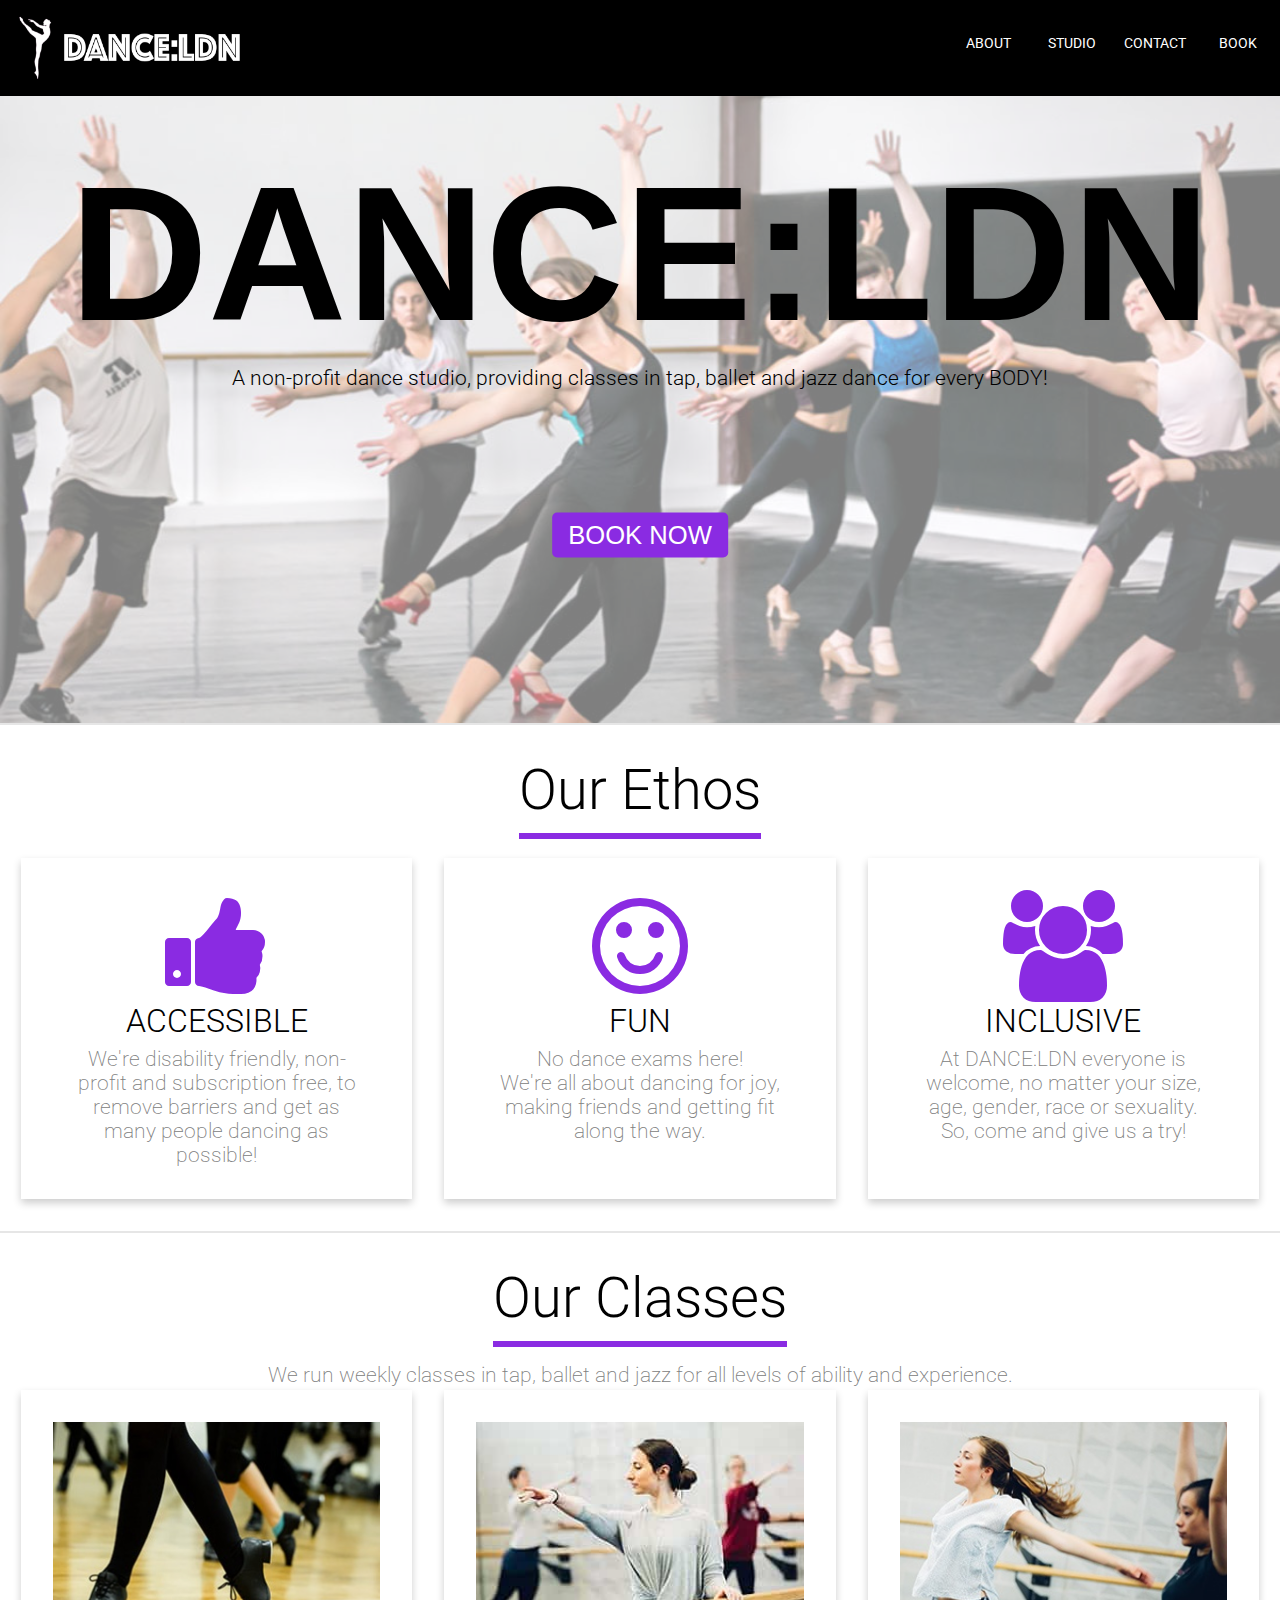
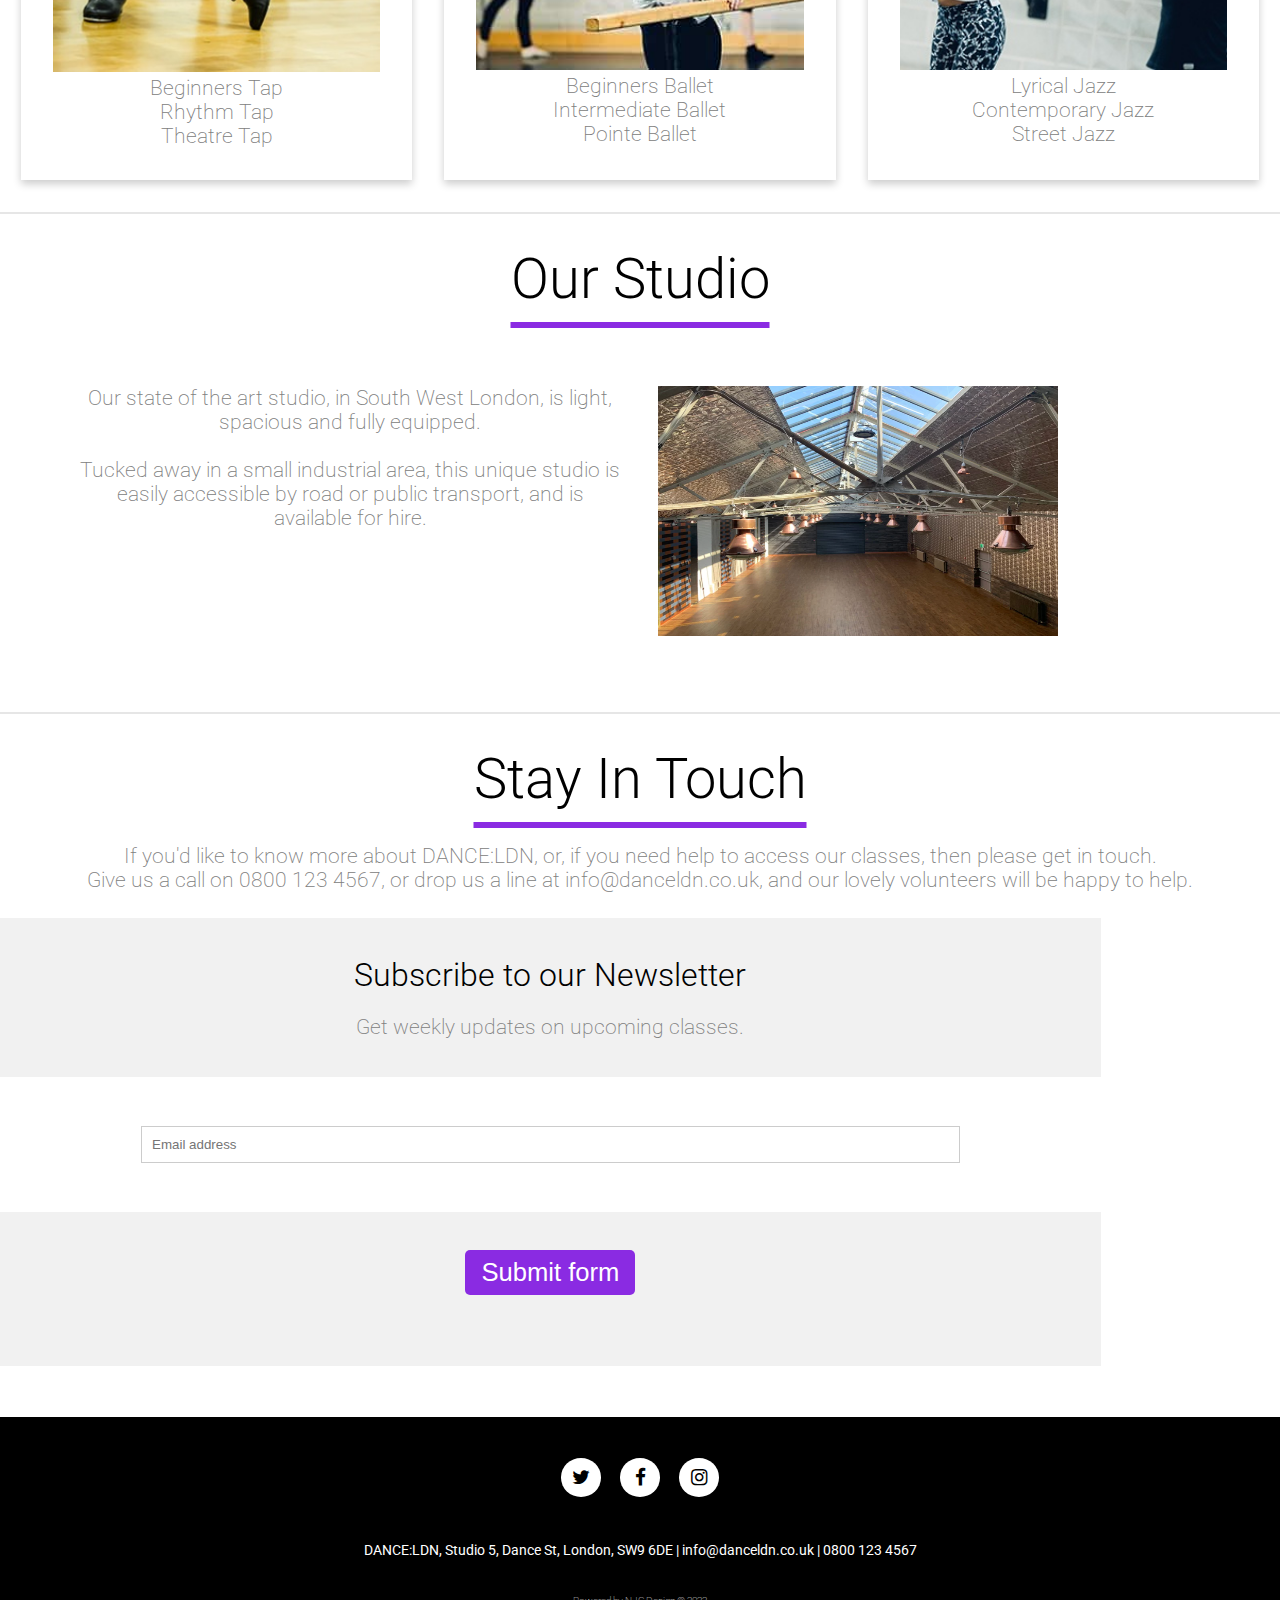
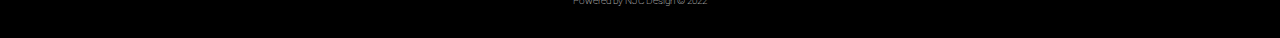
<file: index.html>
<!-- WHAT WENT RIGHT
- styling CSS
- HTML semantic layout
- links
-->
<!-- WHERE I STRUGGLED
- split navbar without bootstrap (solved by using flex box in parent ul element, so that float right didn't reverse the order of my navbar links)
- couldn't fix position of navbar, tried changig z index but it still made navbar see through
- didn't have time to do JavaScript buttons
- designed for laptop screen first and had trouble making it responsive (mobile first next time!!!)
- dropdown navbar without bootstrap (solved with JavaScript adding reponsive class and changing display to block)
- making buttons round (solved by reducing width)
- not accepting empty form (solved by required attribute)
- social media links aren't central
-->
<!-- WHAT I'VE LEARNT
- better understanding of box-model
- understand what float right does
- better understanding od cascading styles
- better understanding of JavaScript logic and event listeners
- font awesome!
- HTML elements
- bootstrap
- forms
- tables 
- mobile first responsive design
-->

<!DOCTYPE html>
<html lang="en">
<head>
    <meta charset="UTF-8">
    <meta http-equiv="X-UA-Compatible" content="IE=edge">
    <meta name="viewport" content="width=device-width, initial-scale=1.0">
    <title>DANCE:LDN</title>
    <link rel="preconnect" href="https://fonts.googleapis.com">
    <link rel="preconnect" href="https://fonts.gstatic.com" crossorigin>
    <link href="https://fonts.googleapis.com/css2?family=Roboto:wght@100;300;400;500;700;900&display=swap" rel="stylesheet">
    <link rel="stylesheet" href="https://cdn.jsdelivr.net/npm/bootstrap@5.1.3/dist/css/bootstrap.min.css" 
    integrity="sha384-1BmE4kWBq78iYhFldvKuhfTAU6auU8tT94WrHftjDbrCEXSU1oBoqyl2QvZ6jIW3" crossorigin="anonymous">
    <link rel="stylesheet" href="https://cdnjs.cloudflare.com/ajax/libs/font-awesome/4.7.0/css/font-awesome.min.css">
    <link rel="stylesheet" href="style.css" type="text/css">
</head>

<body>

    <header>

        <!-- Top Navbar -->
        <nav>

            <div>
                <a class="brand" href="./index.html"><img src="./images/DanceLdnLogo.png" 
                    alt="DANCE:LDN logo" height="65px" width="250px"></a>
            </div>  

            <div class="topnav" id="myTopnav">
                <ul>
                    <li><a href="#about"> ABOUT </a></li>
                    <li><a href="./studio.html"> STUDIO </a></li>
                    <li><a href="#contact"> CONTACT </a></li>
                    <li><a href="./book.html"> BOOK </a></li>
                    <li><a href="javascript:void(0);" class="icon" onclick="myFunction()">
                    <span class="fa fa-bars" aria-hidden="true"></span></a></li>
                </ul>
            </div>

        </nav>

    </header>

    <main>

        <!-- Landing Image and CTA Button -->
        <div class="landingContainer">
            <img src="./images/LandingImage.jpeg" alt="Dance Class">
            <h1> DANCE:LDN </h1>
            <h2> A non-profit dance studio, providing classes in tap, ballet and jazz 
                dance for every BODY! </h2>
            <a href="./book.html"><button class="btn"> BOOK NOW </button></a>
        </div>

        <!-- About Us -->
        <section id="about">

            <div>
                <h2 class="subtitle"> Our Ethos </h2>
            </div>

            <div class="row">

                <div class="column">
                    <div class="card">
                        <span class="fa fa-thumbs-up" aria-hidden="true"></span>
                        <br>
                        <h2 class="heading"> ACCESSIBLE </h2>
                        <p class="text"> We're disability friendly, non-profit and subscription 
                            free, to remove barriers and get as many people dancing as possible! </p>
                    </div>
                </div>

                <div class="column">
                    <div class="card">
                        <span class="fa fa-smile-o" aria-hidden="true"></span>
                        <br>
                        <h2 class="heading"> FUN </h2>
                        <p class="text"> No dance exams here! <br> We're all about dancing for joy, 
                            making friends and getting fit along the way. </p>
                    </div>
                </div>

                <div class="column">
                    <div class="card">
                        <span class="fa fa-users" aria-hidden="true"></span>
                        <br>
                        <h2 class="heading"> INCLUSIVE </h2>
                        <p class="text"> At DANCE:LDN everyone is welcome, no matter your size, 
                            age, gender, race or sexuality.  So, come and give us a try! </p>
                    </div>
                </div>

            </div>

        </section>

        <!-- Our Classes -->
        <section>

            <div>
                <h2 class="subtitle">Our Classes</h2>
                <p class="text"> We run weekly classes in tap, ballet and jazz for all levels 
                    of ability and experience. </p>
            </div>

            <div class="row">

                <div class="column">
                    <div class="card">
                        <a href="./book.html"><img src="./images/Tap.jpeg" alt="Tap class"></a>
                        <br>
                        <p class="text"> 
                            <a href="./book.html"> Beginners Tap </a> <br> 
                            <a href="./book.html"> Rhythm Tap </a> <br> 
                            <a href="./book.html"> Theatre Tap </a>
                        </p>
                    </div>
                </div>

                <div class="column">
                    <div class="card">
                        <a href="./book.html"><img src="./images/Ballet.jpeg" alt="Ballet class"></a>
                        <br>
                        <p class="text"> 
                            <a href="./book.html"> Beginners Ballet </a> <br> 
                            <a href="./book.html"> Intermediate Ballet </a> <br> 
                            <a href="./book.html"> Pointe Ballet </a>
                        </p>
                    </div>
                </div>

                <div class="column">
                    <div class="card">
                        <a href="./book.html"><img src="./images/Jazz.jpeg" alt="Jazz class"></a>
                        <br>
                        <p class="text"> 
                            <a href="./book.html"> Lyrical Jazz </a> <br> 
                            <a href="./book.html"> Contemporary Jazz </a> <br> 
                            <a href="./book.html"> Street Jazz </a>
                        </p>
                    </div>
                </div>

            </div>

        </section>

        <!-- Our Studio -->
        <section>

            <div>
                <h2 class="subtitle"> Our Studio </h2>
            </div>

            <div class="container">
            <div class="row justify-content-center row align-items-center">
                <div class= "col-lg">
                    <p class="text"> Our state of the art studio, in South West London, is light, spacious and fully equipped.
                        <br><br> 
                        Tucked away in a small industrial area, this unique studio is easily accessible by road or public transport,
                         and is available for hire. 
                    </p>
                </div>   
                <div class="col-lg-auto">
                    <a href="./studio.html"><img src="./images/StudioDay.png" alt="Studio" height="250" width="400" class="studio img-fluid"></a>
                </div>
            </div>
            </div>
        </section>

         <!-- Contact -->
         <section id="contact">

            <div>
                <h2 class="subtitle"> Stay In Touch </h2>
                <p class="text"> If you'd like to know more about DANCE:LDN, or, if you need help to access our 
                    classes, then please get in touch.  <br> Give us a call on 0800 123 4567, or drop 
                    us a line at info@danceldn.co.uk, and our lovely volunteers will be happy to help.</p>
            </div>

         </section>

        <!-- Newsletter -->
        <section>

            <div>
                <form novalidate action="action_page.php" class="newsForm" id="form">

                    <div class="container greybackground">
                      <h2 class="heading">Subscribe to our Newsletter</h2>
                      <p class="text">Get weekly updates on upcoming classes.</p>
                    </div>
                  
                    <div for="mail" class="container">
                      <input type="email" placeholder="Email address" name="mail" id="mail" required>
                      <span class="error" aria-live="polite"></span>
                    </div>
                  
                    <div class="container greybackground">
                      <button type="submit" class="submit">Submit form</button>
                      <p class="thanks" id="log"></p>
                    </div>

                </form>
            </div>

        </section>
        
        <!-- To top button -->
        <button type="button" class="btn btn-floating btn-lg arrowbutton" id="back-to-top-btn">
        <span class="fa fa-arrow-up" aria-hidden="true"></span>
        </button>
    
    </main>

    <footer>

        <!-- Bottom navbar -->
        <div class="bottomnav">
            <ul>
                <li><a href="https://twitter.com/" target="_blank"><span class="fa fa-twitter" aria-hidden="true"></span></a></li>
                <li><a href="https://www.facebook.com/" target="_blank"><span class="fa fa-facebook" aria-hidden="true"></a></li>
                <li><a href="https://www.instagram.com/" target="_blank"><span class="fa fa-instagram" aria-hidden="true"></a></li>
            </ul>
            <br><br>
            <h5 class="footnote">DANCE:LDN, Studio 5, Dance St, London, SW9 6DE | info@danceldn.co.uk | 0800 123 4567</h5>
            <br><br>
            <h5 class="copyright">Powered by NJC Design © 2022</h5>
        </div>

    </footer>

      <script src="script.js"></script>

      <script src="https://code.jquery.com/jquery-3.2.1.slim.min.js" integrity="sha384-KJ3o2DKtIkvYIK3UENzmM7KCkRr/rE9/Qpg6aAZGJwFDMVNA/GpGFF93hXpG5KkN" crossorigin="anonymous"></script>
        <script src="https://cdnjs.cloudflare.com/ajax/libs/popper.js/1.12.9/umd/popper.min.js" integrity="sha384-ApNbgh9B+Y1QKtv3Rn7W3mgPxhU9K/ScQsAP7hUibX39j7fakFPskvXusvfa0b4Q" crossorigin="anonymous"></script>
        <script src="https://maxcdn.bootstrapcdn.com/bootstrap/4.0.0/js/bootstrap.min.js" integrity="sha384-JZR6Spejh4U02d8jOt6vLEHfe/JQGiRRSQQxSfFWpi1MquVdAyjUar5+76PVCmYl" crossorigin="anonymous"></script>

</body>
</html>
</file>
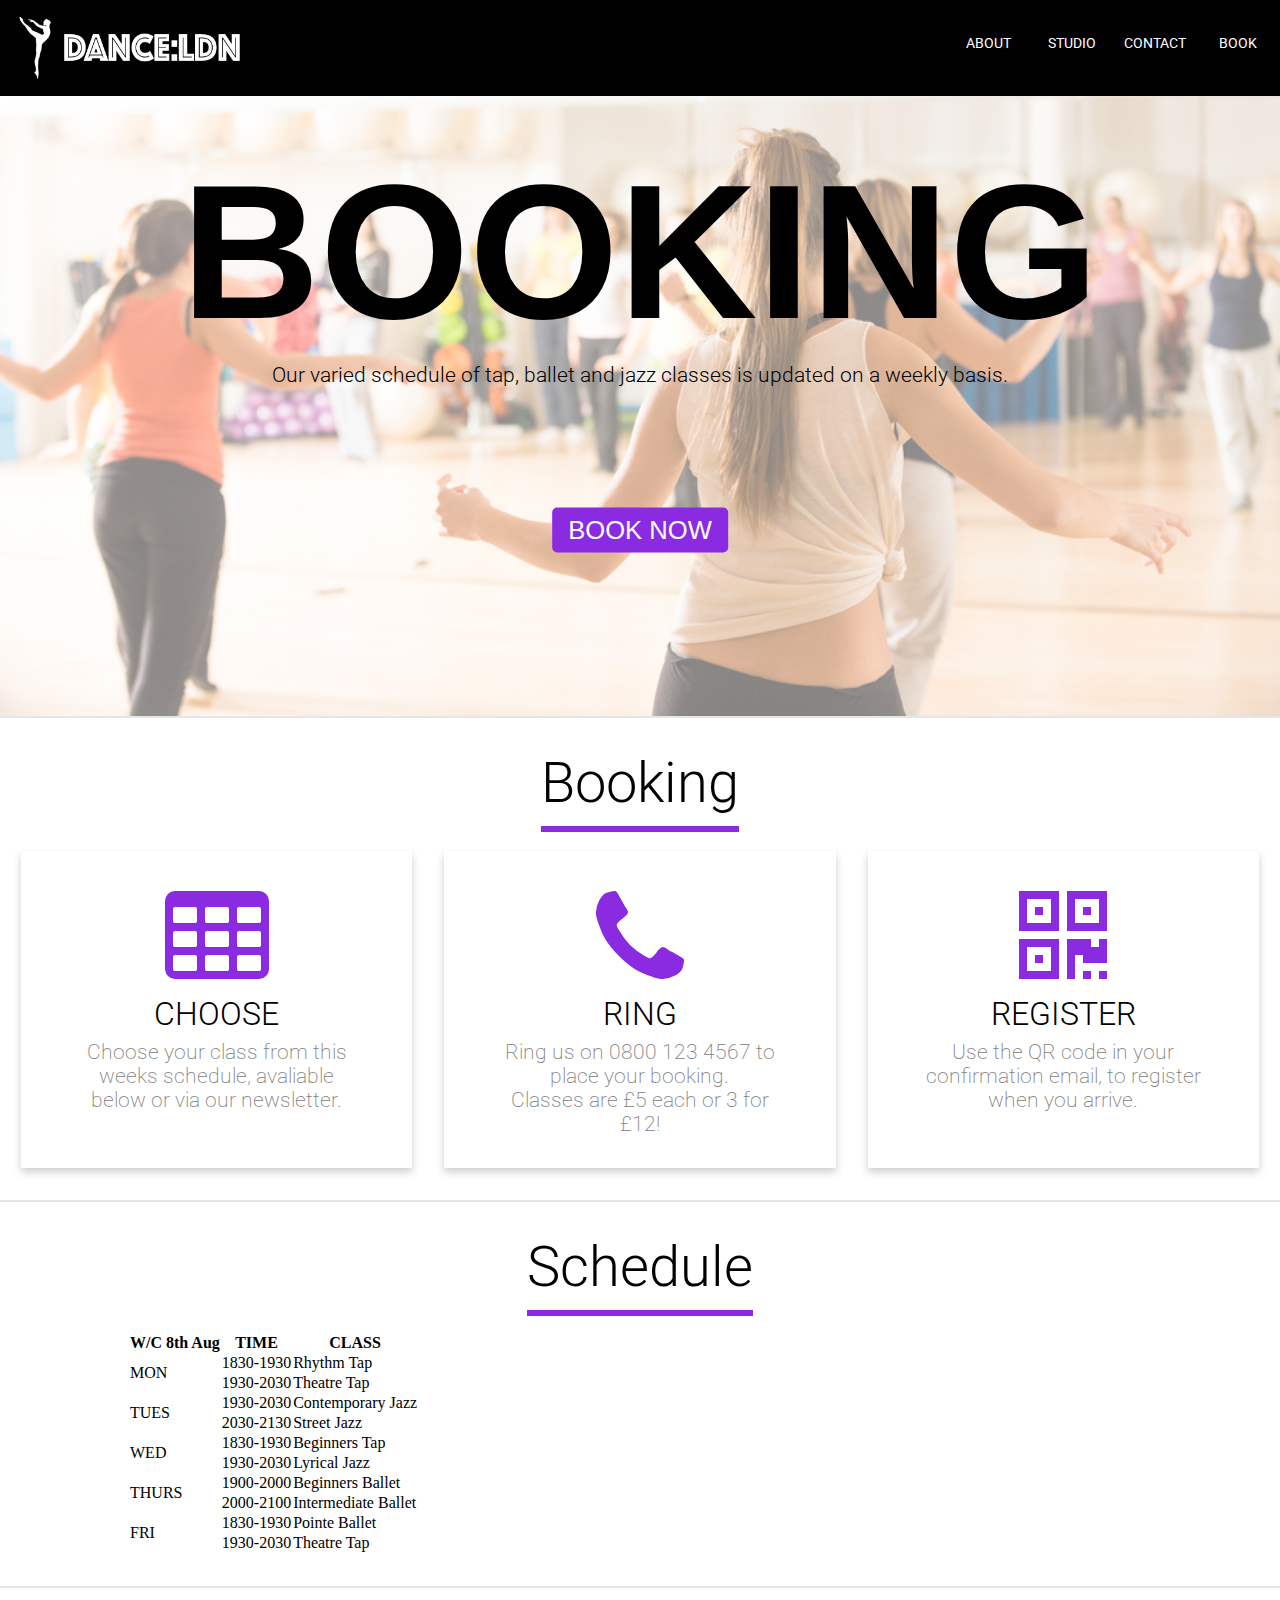
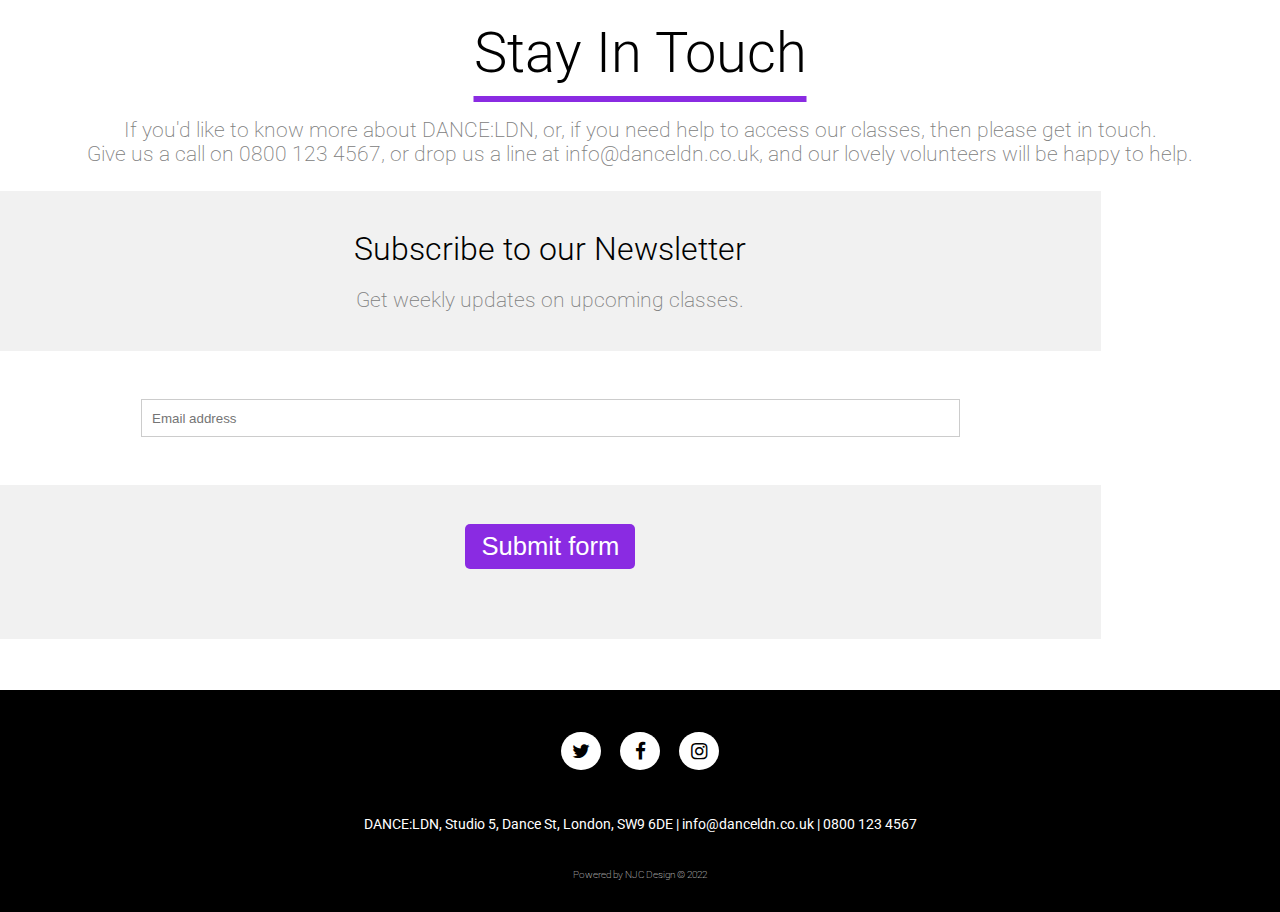
<file: book.html>
<!DOCTYPE html>
<html lang="en">
<head>
    <meta charset="UTF-8">
    <meta http-equiv="X-UA-Compatible" content="IE=edge">
    <meta name="viewport" content="width=device-width, initial-scale=1.0">
    <title>DANCE:LDN</title>
    <link rel="preconnect" href="https://fonts.googleapis.com">
    <link rel="preconnect" href="https://fonts.gstatic.com" crossorigin>
    <link href="https://fonts.googleapis.com/css2?family=Roboto:wght@100;300;400;500;700;900&display=swap" rel="stylesheet">
    <link rel="stylesheet" href="https://cdn.jsdelivr.net/npm/bootstrap@5.1.3/dist/css/bootstrap.min.css" 
    integrity="sha384-1BmE4kWBq78iYhFldvKuhfTAU6auU8tT94WrHftjDbrCEXSU1oBoqyl2QvZ6jIW3" crossorigin="anonymous">
    <link rel="stylesheet" href="https://cdnjs.cloudflare.com/ajax/libs/font-awesome/4.7.0/css/font-awesome.min.css">
    <link rel="stylesheet" href="style.css" type="text/css">
</head>

<body>

    <header>

        <!-- Top Navbar -->
        <nav>

            <div>
                <a class="brand" href="./index.html"><img src="./images/DanceLdnLogo.png" 
                    alt="DANCE:LDN logo" height="65px" width="250px"></a>
            </div>  

            <div class="topnav" id="myTopnav">
                <ul>
                    <li><a href="./index.html#about"> ABOUT </a></li>
                    <li><a href="./studio.html"> STUDIO </a></li>
                    <li><a href="#contact"> CONTACT </a></li>
                    <li><a href="./book.html"> BOOK </a></li>
                    <li><a href="javascript:void(0);" class="icon" onclick="myFunction()">
                    <span class="fa fa-bars" aria-hidden="true"></span></a></li>
                </ul>
            </div>

        </nav>

    </header>

    <main>

         <!-- Landing Image and CTA Button -->
         <div class="landingContainer">
            <img src="./images/BookLanding.png" alt="Dance Class">
            <h1> BOOKING </h1>
            <h2> Our varied schedule of tap, ballet and jazz classes is updated on a weekly basis.
            </h2>
            <a href="#book"><button class="btn">BOOK NOW</button></a>
        </div>

        <!-- Booking -->
        <section id="book">

            <div>
                <h2 class="subtitle"> Booking </h2>
            </div>

            <div class="row">

                <div class="column">
                    <div class="card">
                        <span class="fa fa-table" aria-hidden="true"></span>
                        <br>
                        <h2 class="heading"> CHOOSE </h2>
                        <p class="text"> Choose your class from this weeks schedule, avaliable below or via our newsletter.
                        </p>
                    </div>
                </div>

                <div class="column">
                    <div class="card">
                        <span class="fa fa-phone" aria-hidden="true"></span>
                        <br>
                        <h2 class="heading"> RING </h2>
                        <p class="text"> Ring us on 0800 123 4567 to place your booking.
                            <br> Classes are £5 each or 3 for £12! </p>
                    </div>
                </div>

                <div class="column">
                    <div class="card">
                        <span class="fa fa-qrcode" aria-hidden="true"></span>
                        <br>
                        <h2 class="heading"> REGISTER </h2>
                        <p class="text"> Use the QR code in your confirmation email, to register when you arrive. </p>
                    </div>
                </div>

            </div>

        </section>

        <!-- Schedule -->
        <section>

            <div>
                <h2 class="subtitle"> Schedule </h2>
            </div>

            <div class="table-responsive timetable">
                <table class="table table-hover">
                    <thead class="table-dark">
                        <tr>
                            <th>W/C 8th Aug</th>
                            <th>TIME</th>
                            <th>CLASS</th>
                        </tr>
                    </thead>
                    <tbody>
                        <tr>
                            <td rowspan="2">MON</td>
                            <td>1830-1930</td>
                            <td>Rhythm Tap</td>

                        </tr>
                        <tr>
                            <td>1930-2030</td>
                            <td>Theatre Tap</td>
                        </tr>
                        <tr>
                            <td rowspan="2">TUES</td>
                            <td>1930-2030</td>
                            <td>Contemporary Jazz</td>

                        </tr>
                        <tr>
                            <td>2030-2130</td>
                            <td>Street Jazz</td>
                        </tr>
                        <tr>
                            <td rowspan="2">WED</td>
                            <td>1830-1930</td>
                            <td>Beginners Tap</td>

                        </tr>
                        <tr>
                            <td>1930-2030</td>
                            <td>Lyrical Jazz</td>
                        </tr>
                        <tr>
                            <td rowspan="2">THURS</td>
                            <td>1900-2000</td>
                            <td>Beginners Ballet</td>

                        </tr>
                        <tr>
                            <td>2000-2100</td>
                            <td>Intermediate Ballet</td>
                        </tr>
                        <tr>
                            <td rowspan="2">FRI</td>
                            <td>1830-1930</td>
                            <td>Pointe Ballet</td>

                        </tr>
                        <tr>
                            <td>1930-2030</td>
                            <td>Theatre Tap</td>
                        </tr>
                    </tbody>
                </table>
            </div>
        </section>

       <!-- Contact -->
       <section id="contact">

            <div>
                <h2 class="subtitle"> Stay In Touch </h2>
                <p class="text"> If you'd like to know more about DANCE:LDN, or, if you need help to access our 
                    classes, then please get in touch.  <br> Give us a call on 0800 123 4567, or drop 
                    us a line at info@danceldn.co.uk, and our lovely volunteers will be happy to help.</p>
            </div>
        
        </section>

        <!-- Newsletter -->
        <section>

            <div>
                <form novalidate action="action_page.php" class="newsForm" id="form">

                    <div class="container greybackground">
                      <h2 class="heading">Subscribe to our Newsletter</h2>
                      <p class="text">Get weekly updates on upcoming classes.</p>
                    </div>
                  
                    <div for="mail" class="container">
                      <input type="email" placeholder="Email address" name="mail" id="mail" required>
                      <span class="error" aria-live="polite"></span>
                    </div>
                  
                    <div class="container greybackground">
                      <button type="submit" class="submit">Submit form</button>
                      <p class="thanks" id="log"></p>

                    </div>

                </form>
            </div>

        
        </section>

        <!-- To top button -->
        <button type="button" class="btn btn-floating btn-lg arrowbutton" id="back-to-top-btn">
            <span class="fa fa-arrow-up" aria-hidden="true"></span>
        </button>

    </main>

    <footer>

        <!-- Bottom navbar -->
        <div class="bottomnav">
            <ul>
                <li><a href="https://twitter.com/" target="_blank"><span class="fa fa-twitter" aria-hidden="true"></span></a></li>
                <li><a href="https://www.facebook.com/" target="_blank"><span class="fa fa-facebook" aria-hidden="true"></a></li>
                <li><a href="https://www.instagram.com/" target="_blank"><span class="fa fa-instagram" aria-hidden="true"></a></li>
            </ul>
            <br><br>
            <h5 class="footnote">DANCE:LDN, Studio 5, Dance St, London, SW9 6DE | info@danceldn.co.uk | 0800 123 4567</h5>
            <br><br>
            <h5 class="copyright">Powered by NJC Design © 2022</h5>
        </div>

    </footer>

      <script src="script.js"></script>

      <script src="https://code.jquery.com/jquery-3.2.1.slim.min.js" integrity="sha384-KJ3o2DKtIkvYIK3UENzmM7KCkRr/rE9/Qpg6aAZGJwFDMVNA/GpGFF93hXpG5KkN" crossorigin="anonymous"></script>
        <script src="https://cdnjs.cloudflare.com/ajax/libs/popper.js/1.12.9/umd/popper.min.js" integrity="sha384-ApNbgh9B+Y1QKtv3Rn7W3mgPxhU9K/ScQsAP7hUibX39j7fakFPskvXusvfa0b4Q" crossorigin="anonymous"></script>
        <script src="https://maxcdn.bootstrapcdn.com/bootstrap/4.0.0/js/bootstrap.min.js" integrity="sha384-JZR6Spejh4U02d8jOt6vLEHfe/JQGiRRSQQxSfFWpi1MquVdAyjUar5+76PVCmYl" crossorigin="anonymous"></script>

</body>
</html>
</file>
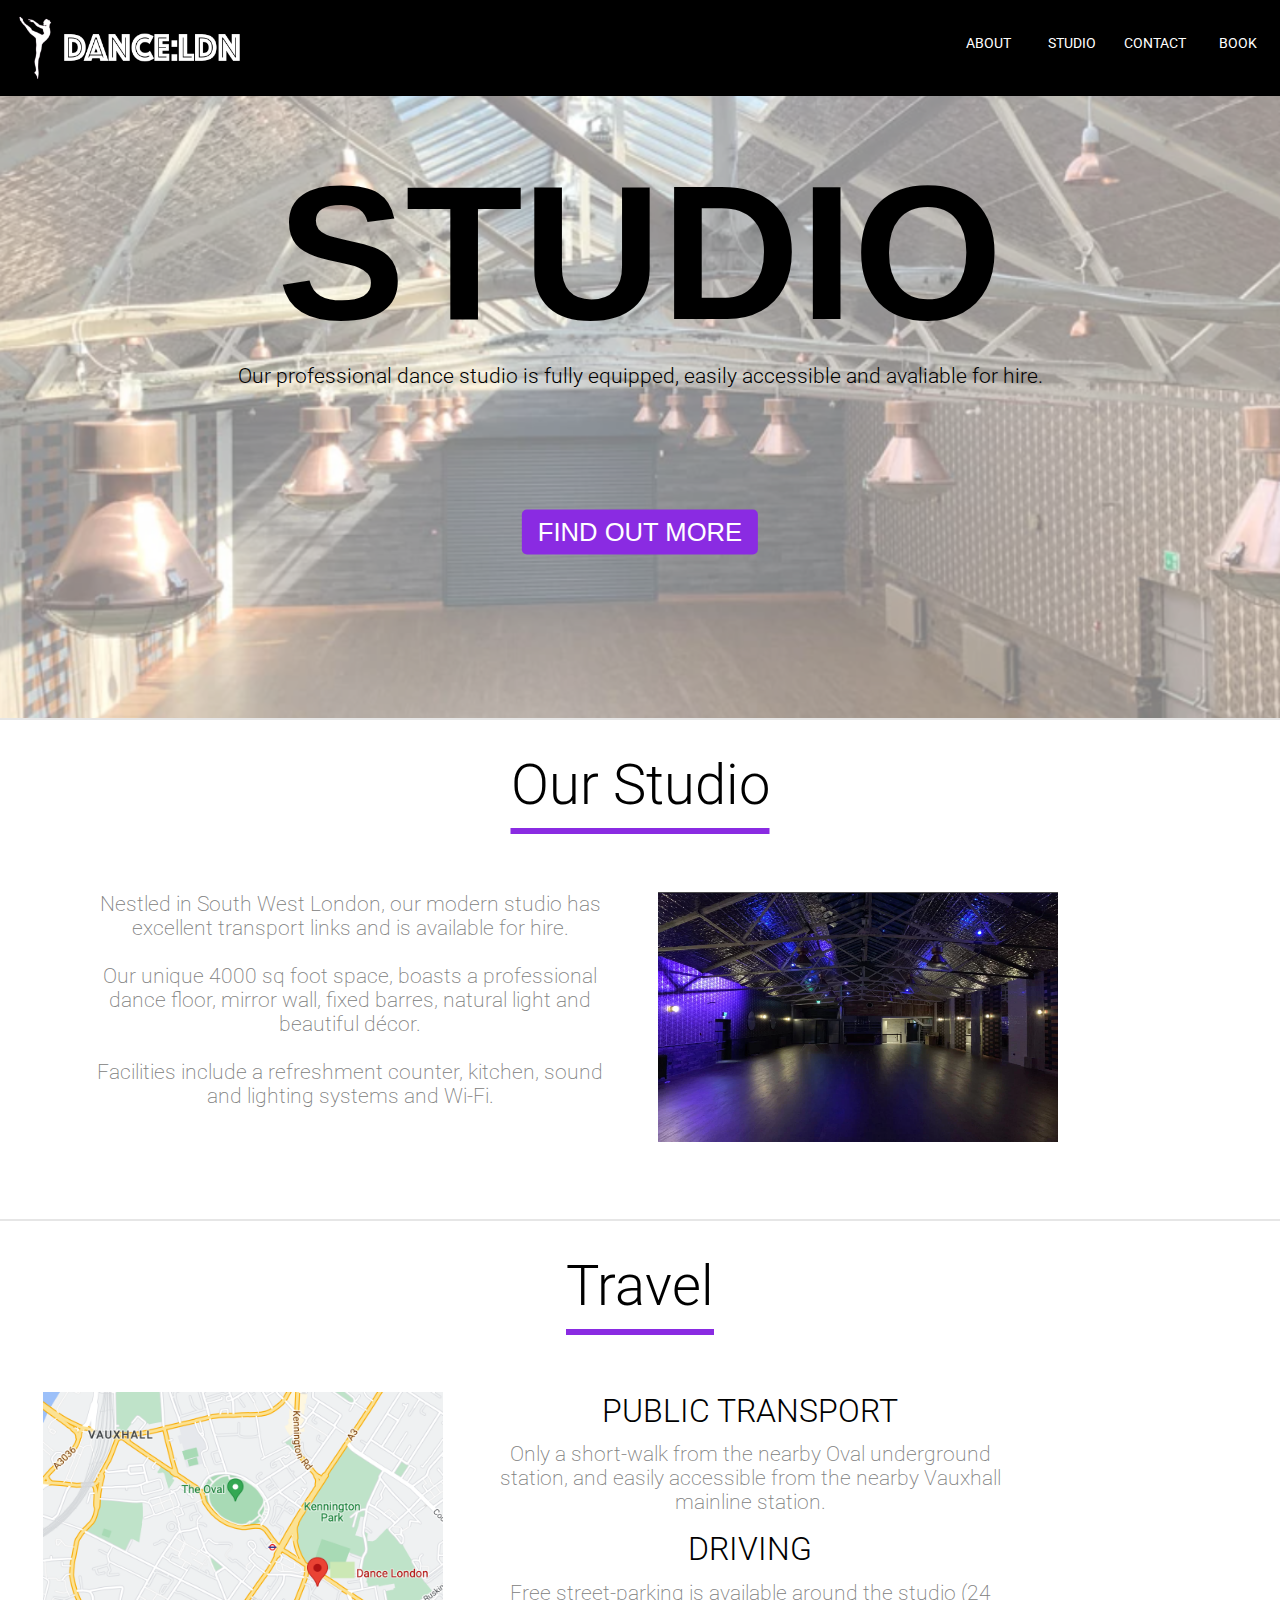
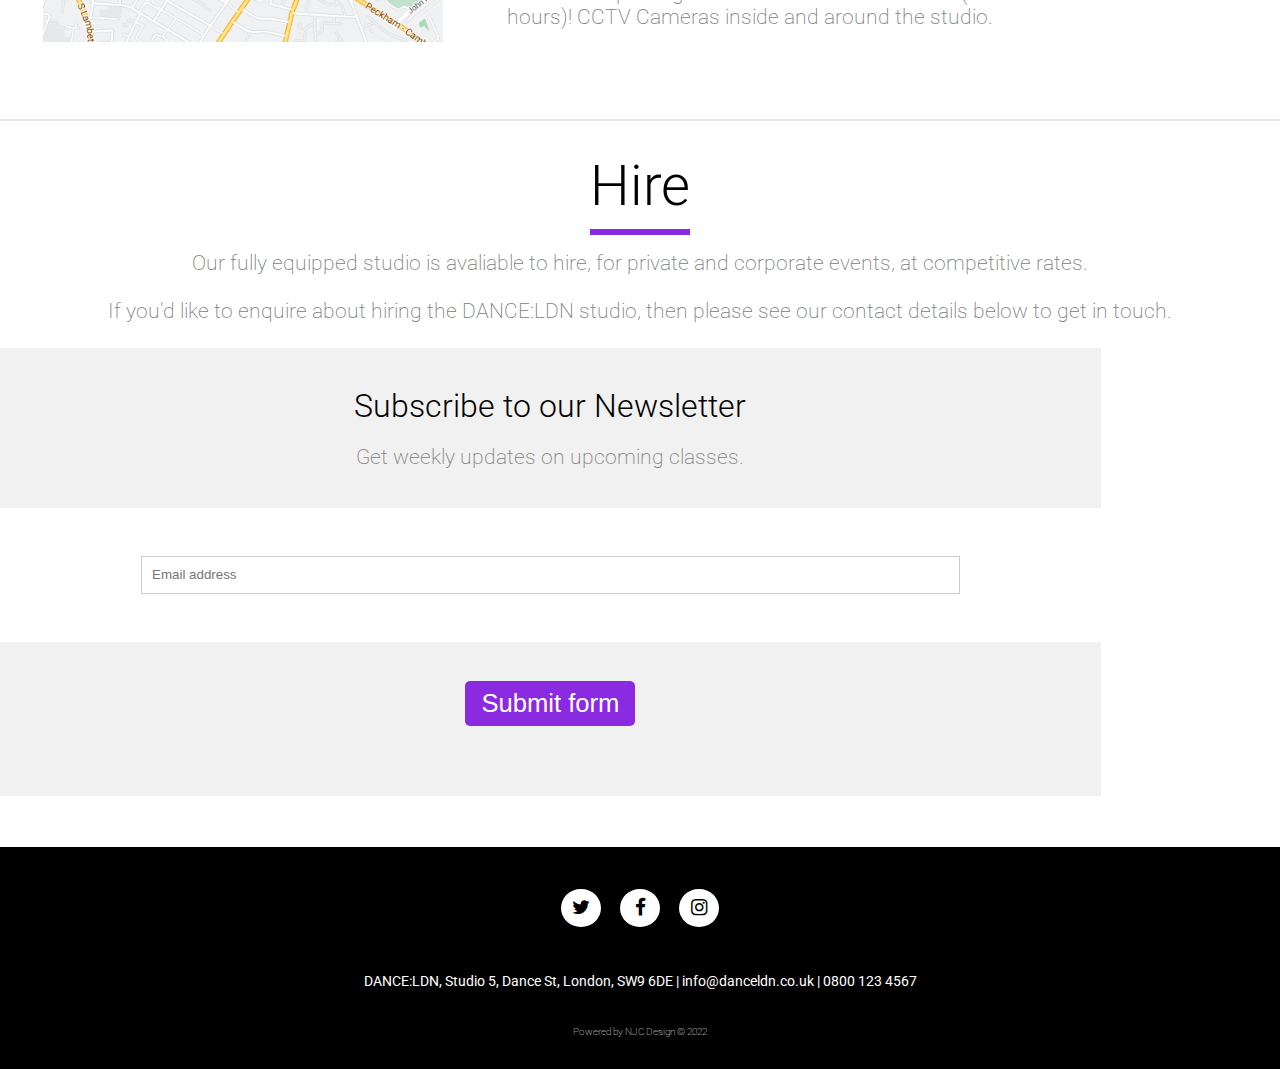
<file: studio.html>
<!DOCTYPE html>
<html lang="en">
<head>
    <meta charset="UTF-8">
    <meta http-equiv="X-UA-Compatible" content="IE=edge">
    <meta name="viewport" content="width=device-width, initial-scale=1.0">
    <title>DANCE:LDN</title>
    <link rel="preconnect" href="https://fonts.googleapis.com">
    <link rel="preconnect" href="https://fonts.gstatic.com" crossorigin>
    <link href="https://fonts.googleapis.com/css2?family=Roboto:wght@100;300;400;500;700;900&display=swap" rel="stylesheet">
    <link rel="stylesheet" href="https://cdn.jsdelivr.net/npm/bootstrap@5.1.3/dist/css/bootstrap.min.css" 
    integrity="sha384-1BmE4kWBq78iYhFldvKuhfTAU6auU8tT94WrHftjDbrCEXSU1oBoqyl2QvZ6jIW3" crossorigin="anonymous">
    <link rel="stylesheet" href="https://cdnjs.cloudflare.com/ajax/libs/font-awesome/4.7.0/css/font-awesome.min.css">
    <link rel="stylesheet" href="style.css" type="text/css">
</head>

<body>

    <header>

        <!-- Top Navbar -->
        <nav>

            <div>
                <a class="brand" href="./index.html"><img src="./images/DanceLdnLogo.png" 
                    alt="DANCE:LDN logo" height="65px" width="250px"></a>
            </div>  

            <div class="topnav" id="myTopnav">
                <ul>
                    <li><a href="./index.html#about"> ABOUT </a></li>
                    <li><a href="./studio.html"> STUDIO </a></li>
                    <li><a href="./index.html#contact"> CONTACT </a></li>
                    <li><a href="./book.html"> BOOK </a></li>
                    <li><a href="javascript:void(0);" class="icon" onclick="myFunction()">
                    <span class="fa fa-bars" aria-hidden="true"></span></a></li>
                </ul>
            </div>

        </nav>

    </header>

    <main>

         <!-- Landing Image and CTA Button -->
         <div class="landingContainer">
            <img src="./images/StudioLanding.png" alt="Dance Class">
            <h1> STUDIO </h1>
            <h2> Our professional dance studio is fully equipped, easily accessible and avaliable for hire.
            </h2>
            <a href="#studio"><button class="btn">FIND OUT MORE</button></a>
        </div>

        <!-- Our Studio -->
        <section>

            <div>
                <h2 class="subtitle" id="studio"> Our Studio </h2>
            </div>

            <div class="container">
            <div class="row justify-content-center row align-items-center">
                <div class= "col-lg">
                    <p class="text"> Nestled in South West London, our modern studio has excellent transport links and is available for hire. 
                        <br><br> 
                        Our unique 4000 sq foot space, boasts a professional dance floor, mirror wall, fixed barres, natural light and beautiful décor.
                        <br><br>
                        Facilities include a refreshment counter, kitchen, sound and lighting systems and Wi-Fi.
                    </p>
                </div>   
                <div class="col-lg-auto">
                    <img src="./images/StudioNight.png" alt="Studio" height="250" width="400" class="studio img-fluid">
                </div>
            </div>
            </div>
        </section>

        <!-- Travel -->
        <section>

            <div>
                <h2 class="subtitle"> Travel </h2>
            </div>

            <div class="container">
            <div class="row justify-content-center row align-items-center">
                
                <div class="col-lg-auto">
                    <a href="https://www.google.com/maps/place/Flow+Dance+London/@51.480532,-0.1123267,17z/data=!3m2
                    !4b1!5s0x48760a4585472df1:0xd9deb39998d69bf4!4m5!3m4!1s0x4876048ef1570ac1:0x95717ecbe9eb82e9!8m2
                    !3d51.480532!4d-0.110138" target="_blank"><img src="./images/Map.png" alt="Studio" height="250" width="400" 
                    class="studio img-fluid"></a>
                </div>
                
                <div class= "col-lg">
                    <h2 class="heading"> PUBLIC TRANSPORT </h2>
                    <p class="text"> Only a short-walk from the nearby Oval underground station, and easily accessible from the nearby Vauxhall mainline station.</p>
                    <br>
                    <h2 class="heading"> DRIVING </h2>
                    <p class="text"> Free street-parking is available around the studio (24 hours)! CCTV Cameras inside and around the studio.
                    </p>
                </div>   
            </div>
            </div>
        </section>

        <!-- Hire -->
        <section>

            <div>
                <h2 class="subtitle"> Hire </h2>
                <p class="text"> Our fully equipped studio is avaliable to hire, for private and corporate events, at competitive rates.  
                    <br><br> If you'd like to enquire about hiring the DANCE:LDN studio, then please see our contact details below to get in touch.
                </p>
            </div>

        </section>

        <!-- Newsletter -->
        <section>

            <div>
                <form novalidate action="action_page.php" class="newsForm" id="form">

                    <div class="container greybackground">
                      <h2 class="heading">Subscribe to our Newsletter</h2>
                      <p class="text">Get weekly updates on upcoming classes.</p>
                    </div>
                  
                    <div for="mail" class="container">
                      <input type="email" placeholder="Email address" name="mail" id="mail" required>
                      <span class="error" aria-live="polite"></span>
                    </div>
                  
                    <div class="container greybackground">
                      <button type="submit" class="submit">Submit form</button>
                      <p class="thanks" id="log"></p>

                    </div>

                </form>
            </div>

        
        </section>

         <!-- To top button -->
         <button type="button" class="btn btn-floating btn-lg arrowbutton" id="back-to-top-btn">
            <span class="fa fa-arrow-up" aria-hidden="true"></span>
        </button>

    </main>

    <footer>

        <!-- Bottom navbar -->
        <div class="bottomnav">
            <ul>
                <li><a href="https://twitter.com/" target="_blank"><span class="fa fa-twitter" aria-hidden="true"></span></a></li>
                <li><a href="https://www.facebook.com/" target="_blank"><span class="fa fa-facebook" aria-hidden="true"></a></li>
                <li><a href="https://www.instagram.com/" target="_blank"><span class="fa fa-instagram" aria-hidden="true"></a></li>
            </ul>
            <br><br>
            <h5 class="footnote">DANCE:LDN, Studio 5, Dance St, London, SW9 6DE | info@danceldn.co.uk | 0800 123 4567</h5>
            <br><br>
            <h5 class="copyright">Powered by NJC Design © 2022</h5>
        </div>

    </footer>

      <script src="script.js"></script>

      <script src="https://code.jquery.com/jquery-3.2.1.slim.min.js" integrity="sha384-KJ3o2DKtIkvYIK3UENzmM7KCkRr/rE9/Qpg6aAZGJwFDMVNA/GpGFF93hXpG5KkN" crossorigin="anonymous"></script>
        <script src="https://cdnjs.cloudflare.com/ajax/libs/popper.js/1.12.9/umd/popper.min.js" integrity="sha384-ApNbgh9B+Y1QKtv3Rn7W3mgPxhU9K/ScQsAP7hUibX39j7fakFPskvXusvfa0b4Q" crossorigin="anonymous"></script>
        <script src="https://maxcdn.bootstrapcdn.com/bootstrap/4.0.0/js/bootstrap.min.js" integrity="sha384-JZR6Spejh4U02d8jOt6vLEHfe/JQGiRRSQQxSfFWpi1MquVdAyjUar5+76PVCmYl" crossorigin="anonymous"></script>

</body>
</html>
</file>
<file: style.css>
* {
  padding: 0;
  margin: 0;
  box-sizing: border-box;
}



/* NAVBAR */

/* brand */
.brand {
  position: absolute;
  height: 3rem;
  margin: 0.9rem 0rem 0rem 0.3rem;
}

/* Top navbar background color */
.topnav {
  width: 100%;
  height: 6rem;
  background-color: black;
  overflow: hidden;
}
  
/* Top navbar links */
.topnav ul {
  list-style-type: none;
}

/* Style topnav links and hide */
.topnav a {
  width: 5rem;
  margin: 1.2rem 0.1rem;
  padding: 1rem 0rem;
  text-decoration: none;
  color: white;
  font-family: 'Roboto', sans-serif;
  font-weight: 400;
  font-size: 0.9rem;
  text-align: center;
  display: none;
}
  
.topnav a:hover {
  color: blueviolet;
}

/* Show hamburger .icon that opens/closes topnav on small screens */
.topnav a.icon {
  float: right;
  display: block;
  margin-top: 1.3rem;
}

/* The "responsive" class is added to the topnav with JavaScript when the user clicks on the hamburger icon, 
so top navbar links displayed vertically instead of horizontally */
    .topnav.responsive {
      position: relative;
      height: fit-content;
    }

    .topnav.responsive a {
      float: none;
      display: block;
      text-align: left;
    }

    /* Maintain position of hamburger .icon */
    .topnav.responsive a.icon {
      position: absolute;
      right: -2.1rem;
      top: 0.01rem;
    }
  


/* LANDING IMAGE & CALL TO ACTION */

/* Landing container */
.landingContainer {
  position: relative;
  width: 100%;
  margin-bottom: -1rem;
  overflow: hidden;
  display: flex;
  justify-content: center;
}
  
/* Landing image responsive */
.landingContainer img {
  width: auto;
  height: 100%;
  opacity: 50%;
}

/* Landing image text */
.landingContainer h1 {
  color: black;
  font-family:Impact, Haettenschweiler, 'Arial Narrow Bold', sans-serif;
  font-size: 5.1rem;
  position: absolute;
  top: 25%;
  left: 50%;
  transform: translate(-50%, -50%);
  -ms-transform: translate(-50%, -50%);
}

.landingContainer h2 {
  color: black;
  font-family: 'Roboto', sans-serif;
  font-weight: 300;
  font-size: 1rem;
  text-align: center;
  position: absolute;
  top: 40%;
  left: 50%;
  width: 80%;
  transform: translate(-50%, -50%);
  -ms-transform: translate(-50%, -50%);
}

/* Landing image CTA button */
.landingContainer .btn {
  position: absolute;
  top: 70%;
  left: 50%;
  transform: translate(-50%, -50%);
  -ms-transform: translate(-50%, -50%);
  background-color: blueviolet;
  color: white;
  font-size: 1rem;
  padding: 0.5rem 1rem;
  border: none;
  cursor: pointer;
  border-radius: 0.3125rem;
}
  
.landingContainer .btn:hover {
  background-color: white;
  color: blueviolet;
}



/* STYLE TEXT */

.subtitle {
  color: black;
  font-family: 'Roboto', sans-serif;
  font-weight: 300;
  font-size: 2.5rem;
  text-align: center;
  margin-top: 1rem;
  padding: 2rem 0%;
  border-top:  #e6e6e6 solid 0.15rem;
  text-decoration: underline;
  text-decoration-color: blueviolet;
  text-decoration-thickness: 10%;
  text-underline-offset: 1.5rem;
}  
  
.heading {
  color: black;
  font-family: 'Roboto', sans-serif;
  font-weight: 300;
  font-size: 1.5rem;
  text-align: center;
  padding-bottom: 2%;
}

.text {
  color: gray;
  font-family: 'Roboto', sans-serif;
  font-weight: 200;
  font-size: 0.9rem;
  text-align: center;
  padding: 0% 6%;
}

.footnote {
  color: white;
  font-family: 'Roboto', sans-serif;
  font-weight: 400;
  font-size: 0.9rem;
  text-align: center;
  text-decoration: none;
}

.copyright {
  color: white;
  font-family: 'Roboto', sans-serif;
  font-weight: 100;
  font-size: 0.6rem;
  text-align: center;
  text-decoration: none;
}



/* SECTION LAYOUT */

/* Style column */
.column {
  text-align: center;
}

/* Display columns one on top of another */
.row {
  display: flex;
  flex-direction: column;
}

/* Style the cards */
.card {
  box-shadow: 0 4px 8px 0 rgba(0, 0, 0, 0.2);
  height: 100%;
  margin: 1rem 2rem;
  padding: 1rem;
  background-color: rgb(255, 255, 255);
}

.card .fa {
  color: blueviolet;
  font-size: 4rem;
}

.card img {
  width: 100%;
  height: auto;
}

.text a {
  color: gray;
  text-decoration-line: none;
}

.text a:hover {
  color: blueviolet;
  font-weight: 400;
  text-decoration-line: none;
}




/* NEWLETTER SIGN UP FORM */

/* Add margin to form */
.newsForm {
  margin: 2% 0% 4% 0%; 
}

/* Add some padding and a grey background color to form containers */
.container {
  width: 86%;
  padding: 6%;
  color: black;
  font-family: Arial, Helvetica, sans-serif;
  font-size: 0.9rem;
  text-align: center;
}

.greybackground {
    background-color: #f1f1f1;
}

/* Style the input element*/
input[type=email] {
  width: 80%;
  padding: 1%;
  margin: 1%;
  display: inline-block;
  border:#ccc solid 0.1rem;
  color: black;
}

/* Style error message */
.error {
  width: 80%;
  margin-left: auto;
  margin-right: auto;
  padding: 0;
  font-family: 'Roboto', sans-serif;
  font-weight: 200;
  font-size: 0.9rem;
  color: white;
  background-color: blueviolet;
  border-radius: 0 0 5px 5px;
  box-sizing: border-box;
  display: block;
}

.error.active {
  padding: 0.3em;
}

/* Style the submit button */
.submit {
  background-color: blueviolet;
  color: white;
  font-size: 1rem;
  padding: 0.5rem 1rem;
  border: none;
  cursor: pointer;
  border-radius: 0.3125rem;
}

.submit:hover {
  background-color: white;
  color: blueviolet;
}

/* Style thanks message */
.thanks {
  color: gray;
  font-family: 'Roboto', sans-serif;
  font-weight: 200;
  font-size: 0.9rem;
  text-align: center;
  padding: 1rem;
}



/* TABLE */
.timetable {
  width: 80%;
  margin-left: auto;
  margin-right: auto;
}


/* BACK TO TOP */
.arrowbutton {
  position: fixed;
  bottom: 1.5rem;
  right: 1.5rem;
  display: none;
}


/* FOOTER */
/* Footer background color */
.bottomnav {
  width: 100%;
  padding: 2rem;
  background-color: black;
  overflow: hidden;
}

.bottomnav ul {
  list-style-type: none;
  display: flex; 
  justify-content: center;
}

.bottomnav .fa {
  padding: 0.6rem;
  font-size: 1.2rem;
  width: 2.5rem;
  border-radius: 50%;
  margin: 0.6rem;
  text-align: center;
  text-decoration: none;
  color: black;
  background: white;
}

.bottomnav a:hover {
  opacity: 70%;
}



/* SMALL SCREENS (portrait tablets and large phones, 600px and up) */
@media only screen and (min-width: 600px) {
  /* Hide hamburger .link that opens/closes topnav on small screens */
    .topnav a.icon {
      display: none;
    }

  /* Display topnav links */
    .topnav ul {
      display: flex;
      justify-content: flex-end;
    }

    .topnav a {
      display: inline-block;
    }

  /* Enlarge landing text & CTA button */
    .landingContainer {
      margin-bottom: -2rem;
    }

    .landingContainer h1 {
      font-size: 8rem;
    }

    .landingContainer h2 {
      font-size: 1.1rem;
      top: 45%;
    }

    .landingContainer .btn {
      font-size: 1.1rem;
    }
  
  /* Enlarge text */
    .card .fa {
      font-size: 4rem;
    }

    .subtitle {
      font-size: 2.7rem;
      margin-top: 2rem;
    } 

    .text, .error, .thanks {
      font-size: 1rem;
    }
    
  /* Display columns side by side */
    .column {
      width: 33.33%;
    }

    .row {
        flex-direction: row;
        margin: 0.2rem 0.3rem;
      }

  /* Enlarge card */
    .card {
      margin: 0rem 0.01rem;
      padding: 1rem;
    }

  /* Enlarge form */
  /* Enlarge the submit button */
    .submit {
      font-size: 1.1rem;
    }
}

/* MEDIUM SCREENS (landscape tablets, 768px and up) */
@media only screen and (min-width: 768px) {
  
  /* Enlarge landing text & CTA button */
    .landingContainer h1 {
      font-size: 9rem;
    }

    .landingContainer h2 {
      font-size: 1.2rem;
    }

    .landingContainer .btn {
      font-size: 1.2rem;
    }
  
  /* Enlarge text */
    .card .fa {
      font-size: 4rem;
    }

    .subtitle {
      font-size: 3rem;
    } 
  
  /* Enlarge card */
    .card {
      margin: 0rem 0.01rem;
      padding: 1rem;
    }

  /* Enlarge form */
    .container {
      padding: 3%;
    }

    input[type=text] {
      width: 35%;
    }

    .submit {
      font-size: 1.2rem;
    }
}

/* LARGE SCREENS (laptops/desktops, 992px and up) */
@media only screen and (min-width: 992px) {
  /* Enlarge landing image */
    .landingContainer img {
      width: 100%;
      height: auto;
    }

  /* Enlarge landing text & CTA button */
    .landingContainer h1 {
      font-size: 10rem;
    }

    .landingContainer h2 {
      font-size: 1.3rem;
    }

    .landingContainer .btn {
      font-size: 1.3rem;
    }

  /* Enlarge text */
    .card .fa {
      font-size: 5rem;
    }

    .subtitle {
      font-size: 3.2rem;
    }  

  /* Enlarge card */
    .card {
      margin: 0rem 0.01rem;
      padding: 2rem;
    }

  /* Enlarge form */
    .submit {
      font-size: 1.3rem;
    }
}

/* EXTRA LARGE SCREENS (large laptops and desktops, 1200px and up) */
@media only screen and (min-width: 1200px) {
  /* Enlarge landing text & CTA button */
    .landingContainer h1 {
      font-size: 12rem;
    }

    .landingContainer h2 {
      font-size: 1.3rem;
    }

    .landingContainer .btn {
      font-size: 1.6rem;
    }

  /* Enlarge text */
    .card .fa {
      font-size: 7rem;
    }

    .subtitle {
      font-size: 3.5rem;
    }  
      
    .heading {
      font-size: 2rem;
    }
    
    .text, .error, .thanks {
      font-size: 1.3rem;
    }

  /* Enlarge card */
    .card {
      margin: 0rem 1rem;
    }

  /* Enlarge form */
    .submit {
      font-size: 1.6rem;
    }
}
</file>
